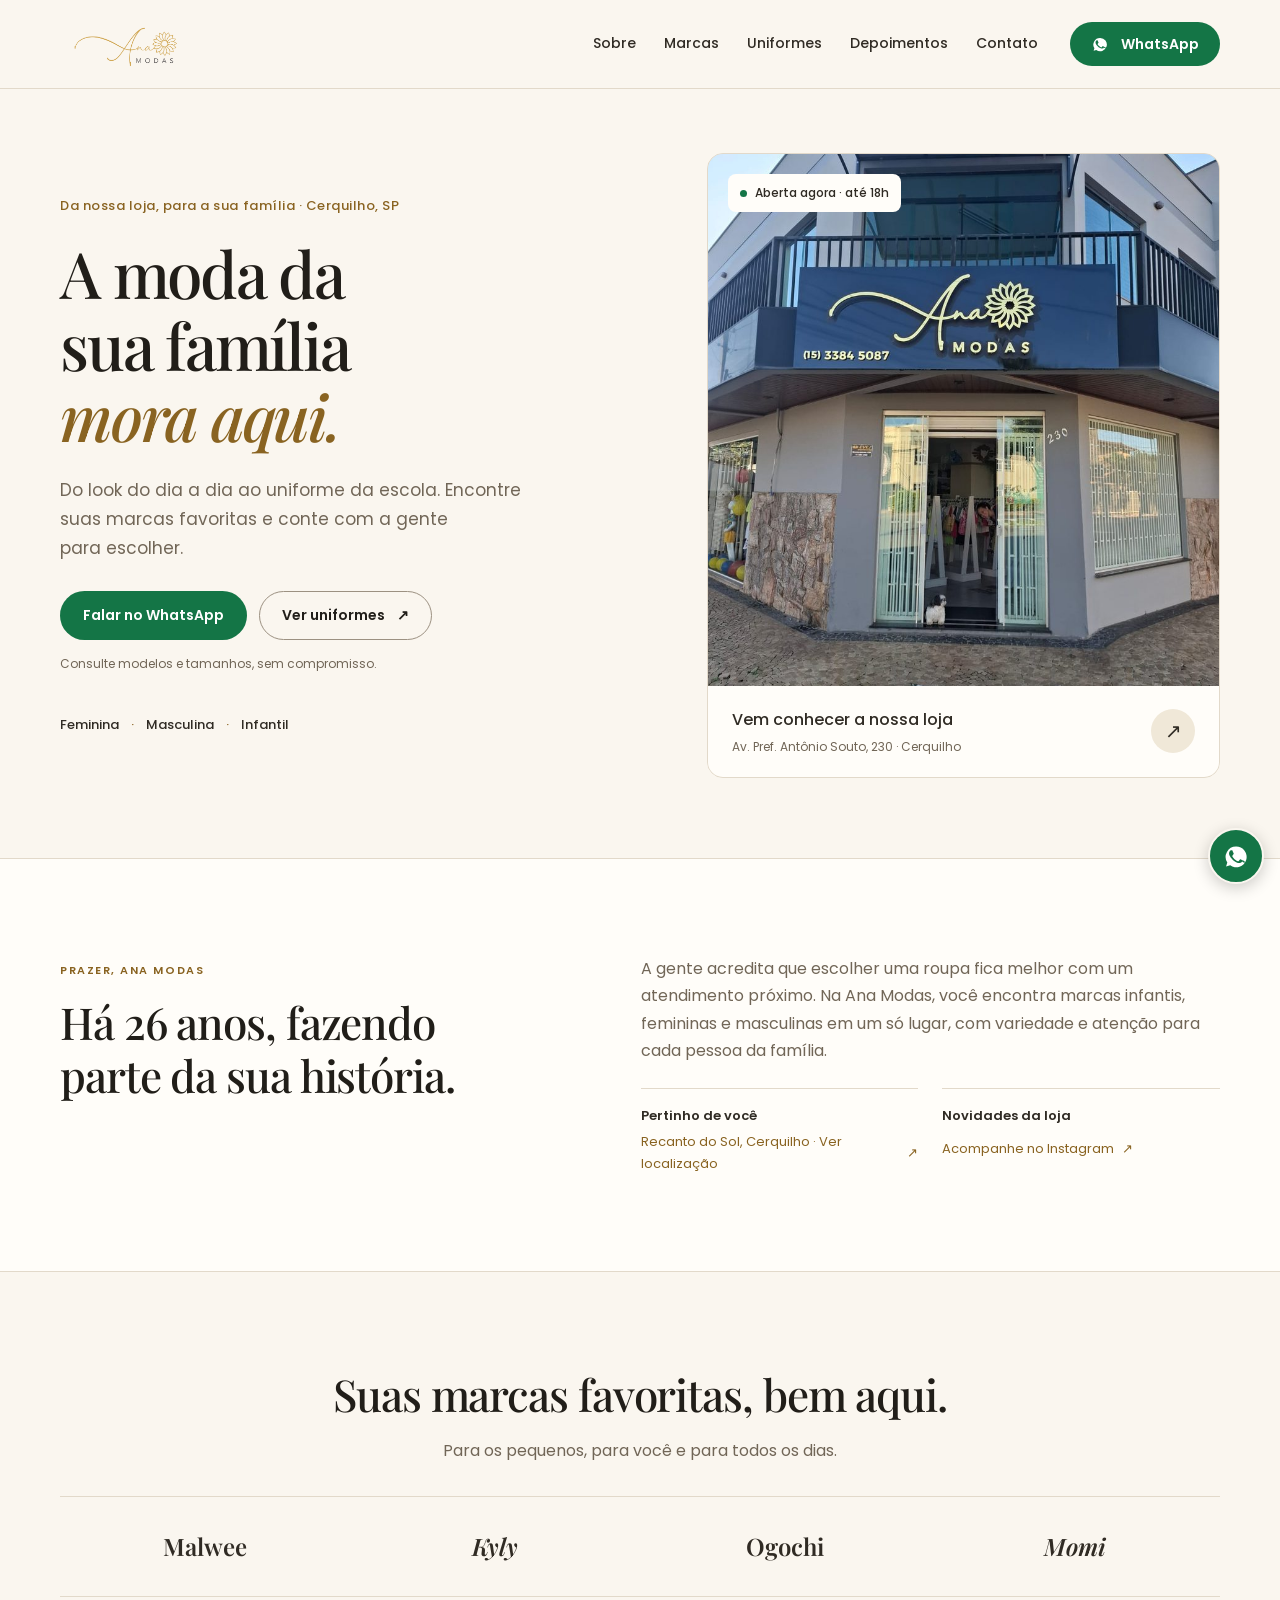
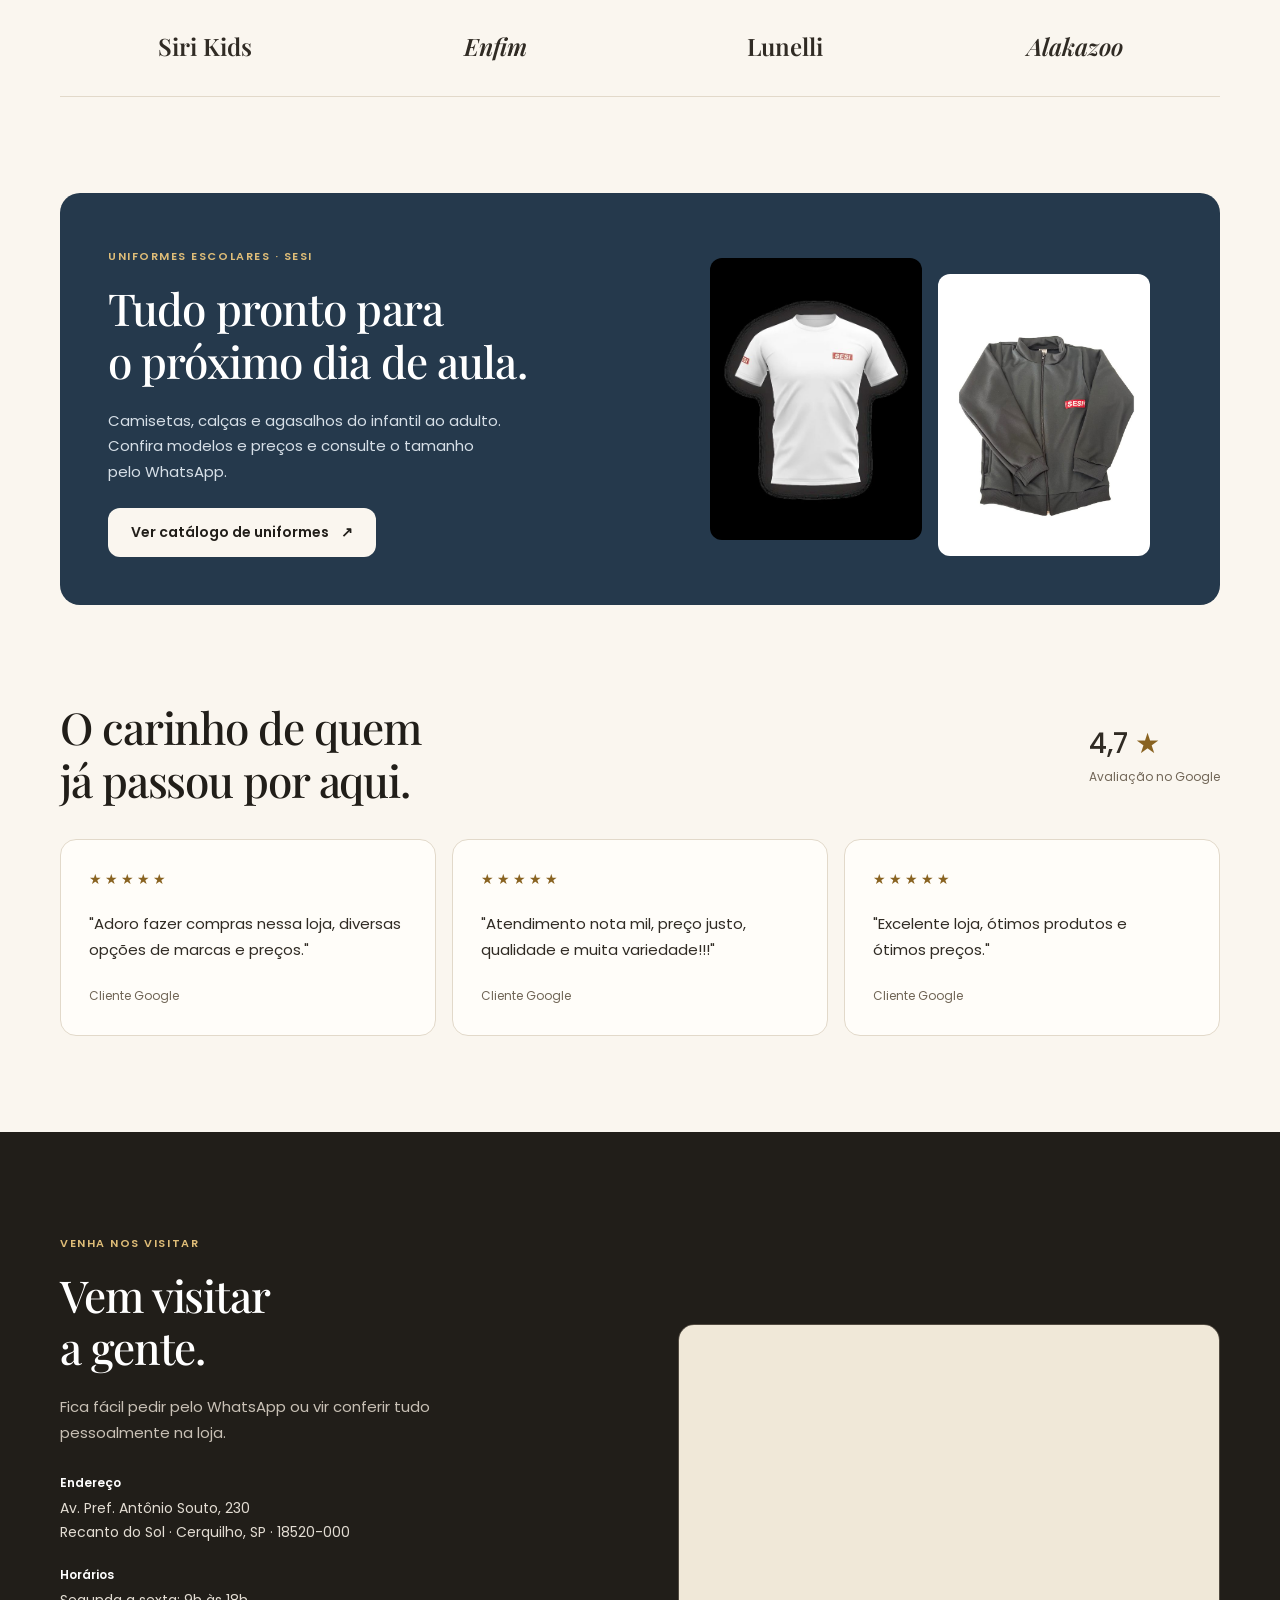
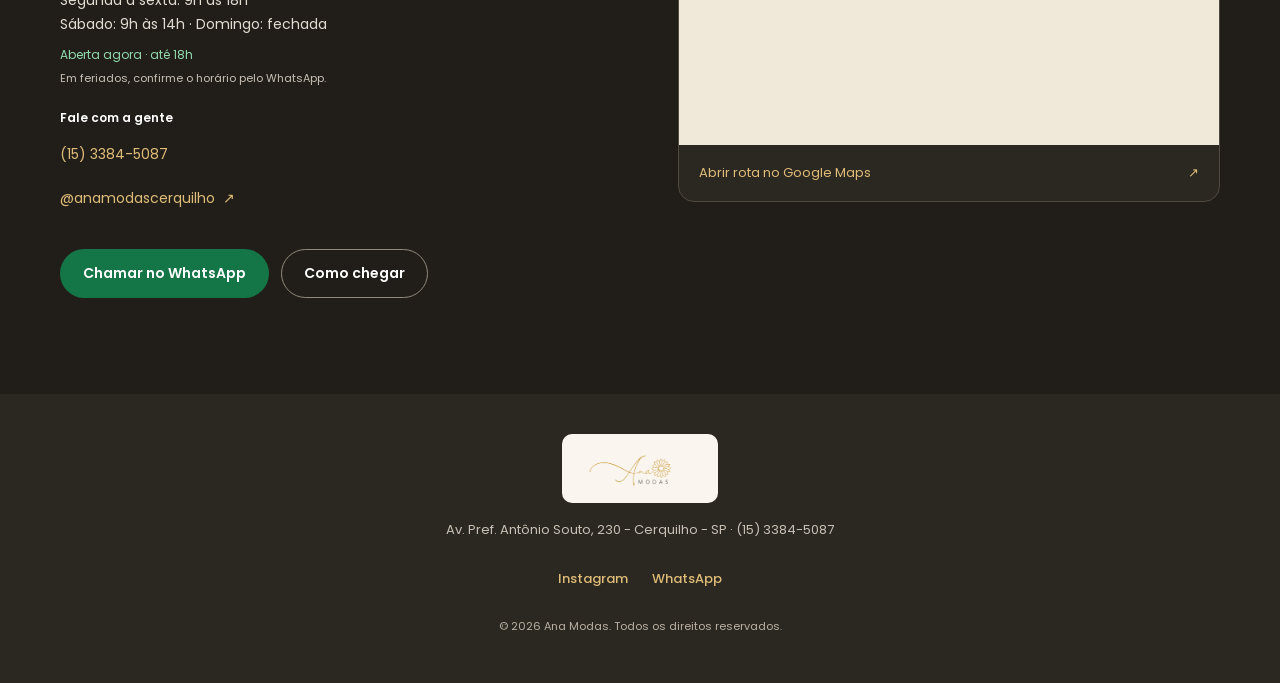
<file: index.html>
<!DOCTYPE html>
<html lang="pt-BR">
<head>
<meta charset="UTF-8">
<meta name="viewport" content="width=device-width, initial-scale=1.0">
<title>Ana Modas | Moda para toda a família em Cerquilho - SP</title>
<meta name="description" content="Ana Modas em Cerquilho-SP: moda feminina, masculina e infantil. Malwee, Kyly, Ogochi, Momi, Siri Kids, Enfim, Lunelli e Alakazoo. Consulte pelo WhatsApp!">
<meta name="theme-color" content="#faf6ef">

<!-- Open Graph -->
<meta property="og:title" content="Ana Modas | Moda para toda a família">
<meta property="og:description" content="O melhor da moda para toda a família, em Cerquilho - SP. Confira as marcas que trabalhamos e venha nos visitar!">
<meta property="og:type" content="website">

<link rel="preconnect" href="https://fonts.googleapis.com">
<link rel="preconnect" href="https://fonts.gstatic.com" crossorigin>
<link href="https://fonts.googleapis.com/css2?family=Playfair+Display:ital,wght@0,500;0,600;0,700;1,500&family=Poppins:wght@300;400;500;600;700&display=swap" rel="stylesheet">

<link rel="stylesheet" href="css/style.css?v=6">
</head>
<body>
<a href="#conteudo" class="skip-link">Pular para o conteúdo</a>

<!-- HEADER -->
<header class="header" id="header">
  <div class="container header__inner">
    <a href="#top" class="logo">
      <img src="assets/logo.png" alt="Ana Modas — início" class="logo__img" width="2400" height="871">
    </a>

    <nav class="nav" id="nav" aria-label="Navegação principal">
      <a href="#sobre">Sobre</a>
      <a href="#marcas">Marcas</a>
      <a href="uniformes.html">Uniformes</a>
      <a href="#depoimentos">Depoimentos</a>
      <a href="#contato">Contato</a>
    </nav>

    <a href="https://wa.me/551533845087?text=Ol%C3%A1!%20Vim%20pelo%20site%20e%20gostaria%20de%20saber%20mais." class="btn btn--whatsapp header__cta" aria-label="Falar no WhatsApp" target="_blank" rel="noopener">
      <svg aria-hidden="true" focusable="false" viewBox="0 0 24 24" width="18" height="18" fill="currentColor"><path d="M17.6 6.3A8.9 8.9 0 0 0 12 4a8.8 8.8 0 0 0-8.8 8.8c0 1.6.4 3.1 1.2 4.4L3 21l3.9-1.3a8.8 8.8 0 0 0 5.1 1.6h.1A8.8 8.8 0 0 0 20 12.8a8.7 8.7 0 0 0-2.4-6.5Z" opacity="0"/><path d="M12.04 3.9a8.9 8.9 0 0 0-7.5 13.7L3.5 21l3.5-1a8.9 8.9 0 1 0 5-16.1Zm5.2 12.8c-.2.6-1.3 1.2-1.8 1.3-.5.1-1 .1-1.7-.1-.4-.1-1-.3-1.6-.6-2.9-1.3-4.8-4.2-4.9-4.4-.1-.2-1.2-1.6-1.2-3s.7-2.1 1-2.4c.3-.3.6-.4.8-.4h.6c.2 0 .4 0 .6.5.2.6.8 2 .9 2.1.1.2.1.4 0 .6-.1.2-.2.4-.4.6-.2.2-.4.5-.5.6-.2.2-.4.4-.2.8.2.4.9 1.5 1.9 2.4 1.3 1.2 2.4 1.5 2.8 1.7.4.2.6.2.8-.1.2-.2.8-1 1.1-1.3.3-.3.5-.2.8-.1.3.1 2 1 2.4 1.1.4.2.6.3.7.4.1.3.1.9-.1 1.5Z"/></svg>
      <span>WhatsApp</span>
    </a>

    <button class="nav-toggle" id="navToggle" type="button" aria-label="Abrir menu" aria-expanded="false" aria-controls="nav" hidden>
      <span></span><span></span><span></span>
    </button>
  </div>
</header>

<!-- HERO -->
<main id="conteudo" tabindex="-1">
<section class="hero hero--home" id="top" aria-labelledby="hero-title">
  <div class="container hero__inner">
    <div class="hero__copy">
    <p class="hero__eyebrow">Da nossa loja, para a sua família · Cerquilho, SP</p>
    <h1 class="hero__title" id="hero-title">A moda da sua família <em>mora aqui.</em></h1>
    <p class="hero__text">
      Do look do dia a dia ao uniforme da escola. Encontre suas marcas favoritas
      e conte com a gente para escolher.
    </p>
    <div class="hero__actions">
      <a href="https://wa.me/551533845087?text=Ol%C3%A1!%20Vim%20pelo%20site%20e%20gostaria%20de%20saber%20mais." class="btn btn--whatsapp" target="_blank" rel="noopener">Falar no WhatsApp</a>
      <a href="uniformes.html" class="btn btn--ghost">Ver uniformes <span aria-hidden="true">↗</span></a>
    </div>
    <p class="hero__trigger">Consulte modelos e tamanhos, sem compromisso.</p>
    <div class="hero__categories" aria-label="Moda para toda a família">
      <span>Feminina</span><span>Masculina</span><span>Infantil</span>
    </div>
    </div>
    <figure class="hero__media">
      <div class="store-status" id="storeStatus" role="status">
        <span class="store-status__dot" aria-hidden="true"></span>
        <span id="storeStatusText">Seg–sex, 9h–18h · Sáb, 9h–14h</span>
      </div>
      <img src="assets/fachada-loja.jpg" alt="Fachada da Ana Modas, com letreiro dourado e entrada na Av. Pref. Antônio Souto, 230" width="825" height="1100" fetchpriority="high" class="hero__photo">
      <figcaption class="hero__caption">
        <div><strong>Vem conhecer a nossa loja</strong><span>Av. Pref. Antônio Souto, 230 · Cerquilho</span></div>
        <a href="#contato" aria-label="Ver endereço e horários da loja"><span aria-hidden="true">↗</span></a>
      </figcaption>
    </figure>
  </div>
</section>

<!-- SOBRE -->
<section class="sobre" id="sobre">
  <div class="container sobre__inner">
    <div class="sobre__text">
      <span class="section-tag">Prazer, Ana Modas</span>
      <h2>Há 26 anos, fazendo parte da sua história.</h2>
    </div>
    <div class="sobre__details">
      <p>
        A gente acredita que escolher uma roupa fica melhor com um atendimento próximo.
        Na Ana Modas, você encontra marcas infantis, femininas e masculinas em um só lugar,
        com variedade e atenção para cada pessoa da família.
      </p>
      <ul class="info-list">
        <li>
          <strong>Pertinho de você</strong>
          <a href="#contato">Recanto do Sol, Cerquilho · Ver localização <span aria-hidden="true">↗</span></a>
        </li>
        <li>
          <strong>Novidades da loja</strong>
          <a href="https://www.instagram.com/anamodascerquilho/" target="_blank" rel="noopener">Acompanhe no Instagram <span aria-hidden="true">↗</span></a>
        </li>
      </ul>
    </div>
  </div>
</section>

<!-- MARCAS -->
<section class="marcas" id="marcas">
  <div class="container">
    <h2 class="section-title">Suas marcas favoritas, bem aqui.</h2>
    <p class="section-intro">Para os pequenos, para você e para todos os dias.</p>

    <div class="marcas__grid">
      <div class="marca-card">Malwee</div>
      <div class="marca-card">Kyly</div>
      <div class="marca-card">Ogochi</div>
      <div class="marca-card">Momi</div>
      <div class="marca-card">Siri Kids</div>
      <div class="marca-card">Enfim</div>
      <div class="marca-card">Lunelli</div>
      <div class="marca-card">Alakazoo</div>
    </div>
  </div>
</section>

<!-- UNIFORMES TEASER -->
<section class="uniformes-teaser">
  <div class="container uniformes-teaser__inner">
    <div class="uniformes-teaser__copy">
      <span class="section-tag">Uniformes escolares · SESI</span>
      <h2>Tudo pronto para<br>o próximo dia de aula.</h2>
      <p>Camisetas, calças e agasalhos do infantil ao adulto. Confira modelos e preços e consulte o tamanho pelo WhatsApp.</p>
      <a href="uniformes.html" class="btn btn--light">Ver catálogo de uniformes <span aria-hidden="true">↗</span></a>
    </div>
    <div class="uniformes-teaser__photos">
      <img src="assets/uniformes/camiseta-manga-curta.jpg" alt="Camiseta manga curta SESI" width="700" height="700" loading="lazy" decoding="async">
      <img src="assets/uniformes/jaqueta.jpg" alt="Jaqueta SESI" width="700" height="933" loading="lazy" decoding="async">
    </div>
  </div>
</section>

<!-- DEPOIMENTOS -->
<section class="depoimentos" id="depoimentos">
  <div class="container">
    <div class="depoimentos__heading">
      <h2 class="section-title">O carinho de quem<br>já passou por aqui.</h2>
      <p class="review-rating"><strong>4,7 <span aria-hidden="true">★</span></strong><span>Avaliação no Google</span></p>
    </div>

    <div class="depoimentos__grid">
      <blockquote class="depoimento-card">
        <div class="stars" role="img" aria-label="5 de 5 estrelas">★★★★★</div>
        <p>"Adoro fazer compras nessa loja, diversas opções de marcas e preços."</p>
        <cite>Cliente Google</cite>
      </blockquote>
      <blockquote class="depoimento-card">
        <div class="stars" role="img" aria-label="5 de 5 estrelas">★★★★★</div>
        <p>"Atendimento nota mil, preço justo, qualidade e muita variedade!!!"</p>
        <cite>Cliente Google</cite>
      </blockquote>
      <blockquote class="depoimento-card">
        <div class="stars" role="img" aria-label="5 de 5 estrelas">★★★★★</div>
        <p>"Excelente loja, ótimos produtos e ótimos preços."</p>
        <cite>Cliente Google</cite>
      </blockquote>
    </div>
  </div>
</section>

<!-- CONTATO / LOCALIZAÇÃO -->
<section class="contato" id="contato">
  <div class="container contato__inner">
    <div class="contato__text">
      <span class="section-tag">Venha nos visitar</span>
      <h2>Vem visitar<br>a gente.</h2>
      <p>Fica fácil pedir pelo WhatsApp ou vir conferir tudo pessoalmente na loja.</p>

      <ul class="contato__list">
        <li><strong>Endereço</strong><span>Av. Pref. Antônio Souto, 230<br>Recanto do Sol · Cerquilho, SP · 18520-000</span></li>
        <li><strong>Horários</strong><span>Segunda a sexta: 9h às 18h<br>Sábado: 9h às 14h · Domingo: fechada</span><span class="contato__status" id="storeStatusInline"></span><small>Em feriados, confirme o horário pelo WhatsApp.</small></li>
        <li><strong>Fale com a gente</strong><a href="tel:+551533845087">(15) 3384-5087</a><a href="https://www.instagram.com/anamodascerquilho/" target="_blank" rel="noopener">@anamodascerquilho <span aria-hidden="true">↗</span></a></li>
      </ul>

      <div class="contato__actions">
        <a href="https://wa.me/551533845087?text=Ol%C3%A1!%20Vim%20pelo%20site%20e%20gostaria%20de%20saber%20mais." class="btn btn--whatsapp" target="_blank" rel="noopener">Chamar no WhatsApp</a>
        <a href="https://www.google.com/maps/dir/?api=1&destination=Av.+Pref.+Ant%C3%B4nio+Souto,+230,+Cerquilho+-+SP,+18520-000" class="btn btn--ghost btn--ghost-light" target="_blank" rel="noopener">Como chegar</a>
      </div>
    </div>

    <div class="contato__map">
      <iframe
        title="Localização Ana Modas"
        src="https://www.google.com/maps?q=Av.+Pref.+Ant%C3%B4nio+Souto,+230,+Cerquilho+-+SP,+18520-000&amp;output=embed&amp;hl=pt-BR"
        width="600" height="420" allowfullscreen loading="lazy" referrerpolicy="no-referrer-when-downgrade">
      </iframe>
      <a class="map-link" href="https://www.google.com/maps/dir/?api=1&destination=Av.+Pref.+Ant%C3%B4nio+Souto,+230,+Cerquilho+-+SP,+18520-000" target="_blank" rel="noopener">Abrir rota no Google Maps <span aria-hidden="true">↗</span></a>
    </div>
  </div>
</section>

</main>

<!-- FOOTER -->
<footer class="footer">
  <div class="container footer__inner">
    <a href="#top" class="logo logo--footer">
      <img src="assets/logo.png" alt="Ana Modas" class="logo__img logo__img--footer" width="2400" height="871">
    </a>
    <p>Av. Pref. Antônio Souto, 230 - Cerquilho - SP · (15) 3384-5087</p>
    <div class="footer__socials">
      <a href="https://www.instagram.com/anamodascerquilho/" target="_blank" rel="noopener">Instagram</a>
      <a href="https://wa.me/551533845087" target="_blank" rel="noopener">WhatsApp</a>
    </div>
    <p class="footer__copy">© <span id="year"></span> Ana Modas. Todos os direitos reservados.</p>
  </div>
</footer>

<a href="https://wa.me/551533845087?text=Ol%C3%A1!%20Vim%20pelo%20site%20e%20gostaria%20de%20saber%20mais." class="whatsapp-float" target="_blank" rel="noopener" aria-label="Falar no WhatsApp">
  <svg aria-hidden="true" focusable="false" viewBox="0 0 24 24" width="28" height="28" fill="currentColor"><path d="M12.04 3.9a8.9 8.9 0 0 0-7.5 13.7L3.5 21l3.5-1a8.9 8.9 0 1 0 5-16.1Zm5.2 12.8c-.2.6-1.3 1.2-1.8 1.3-.5.1-1 .1-1.7-.1-.4-.1-1-.3-1.6-.6-2.9-1.3-4.8-4.2-4.9-4.4-.1-.2-1.2-1.6-1.2-3s.7-2.1 1-2.4c.3-.3.6-.4.8-.4h.6c.2 0 .4 0 .6.5.2.6.8 2 .9 2.1.1.2.1.4 0 .6-.1.2-.2.4-.4.6-.2.2-.4.5-.5.6-.2.2-.4.4-.2.8.2.4.9 1.5 1.9 2.4 1.3 1.2 2.4 1.5 2.8 1.7.4.2.6.2.8-.1.2-.2.8-1 1.1-1.3.3-.3.5-.2.8-.1.3.1 2 1 2.4 1.1.4.2.6.3.7.4.1.3.1.9-.1 1.5Z"/></svg>
</a>

<script src="js/script.js?v=3"></script>
</body>
</html>
</file>
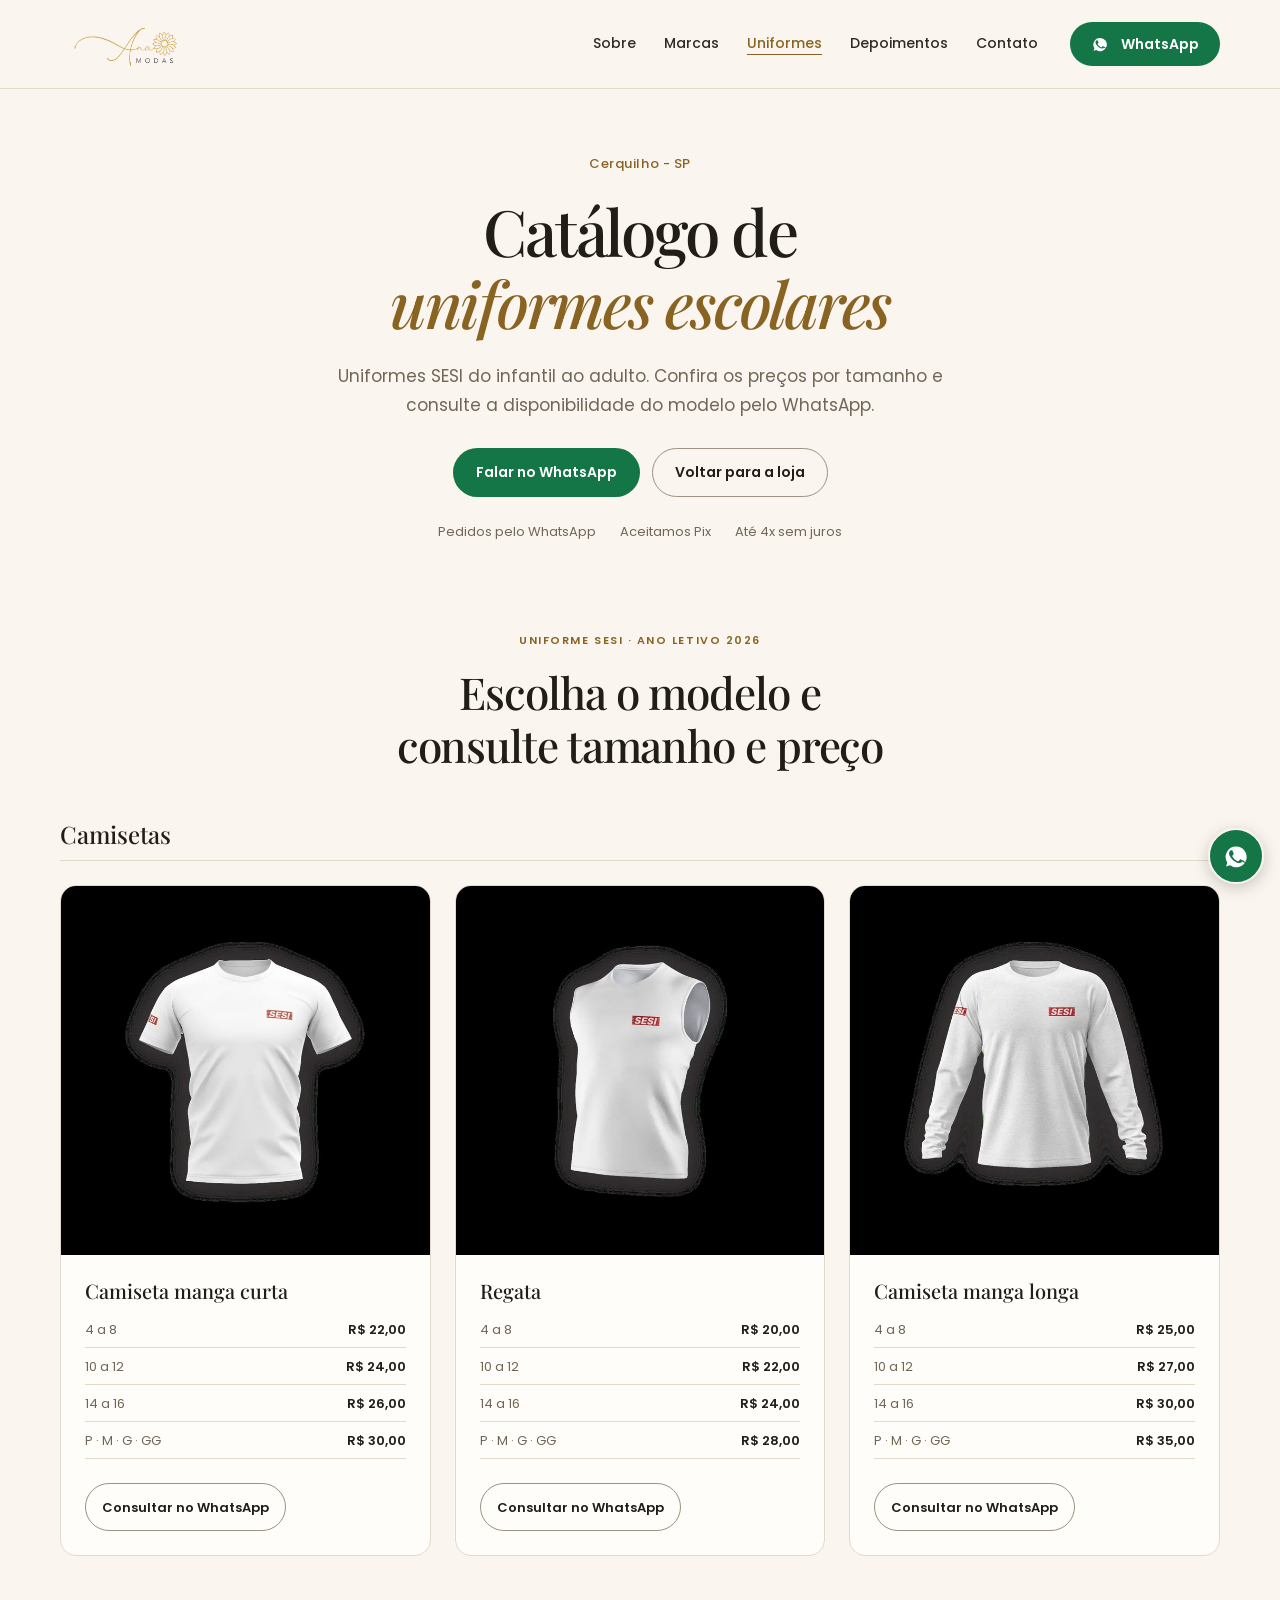
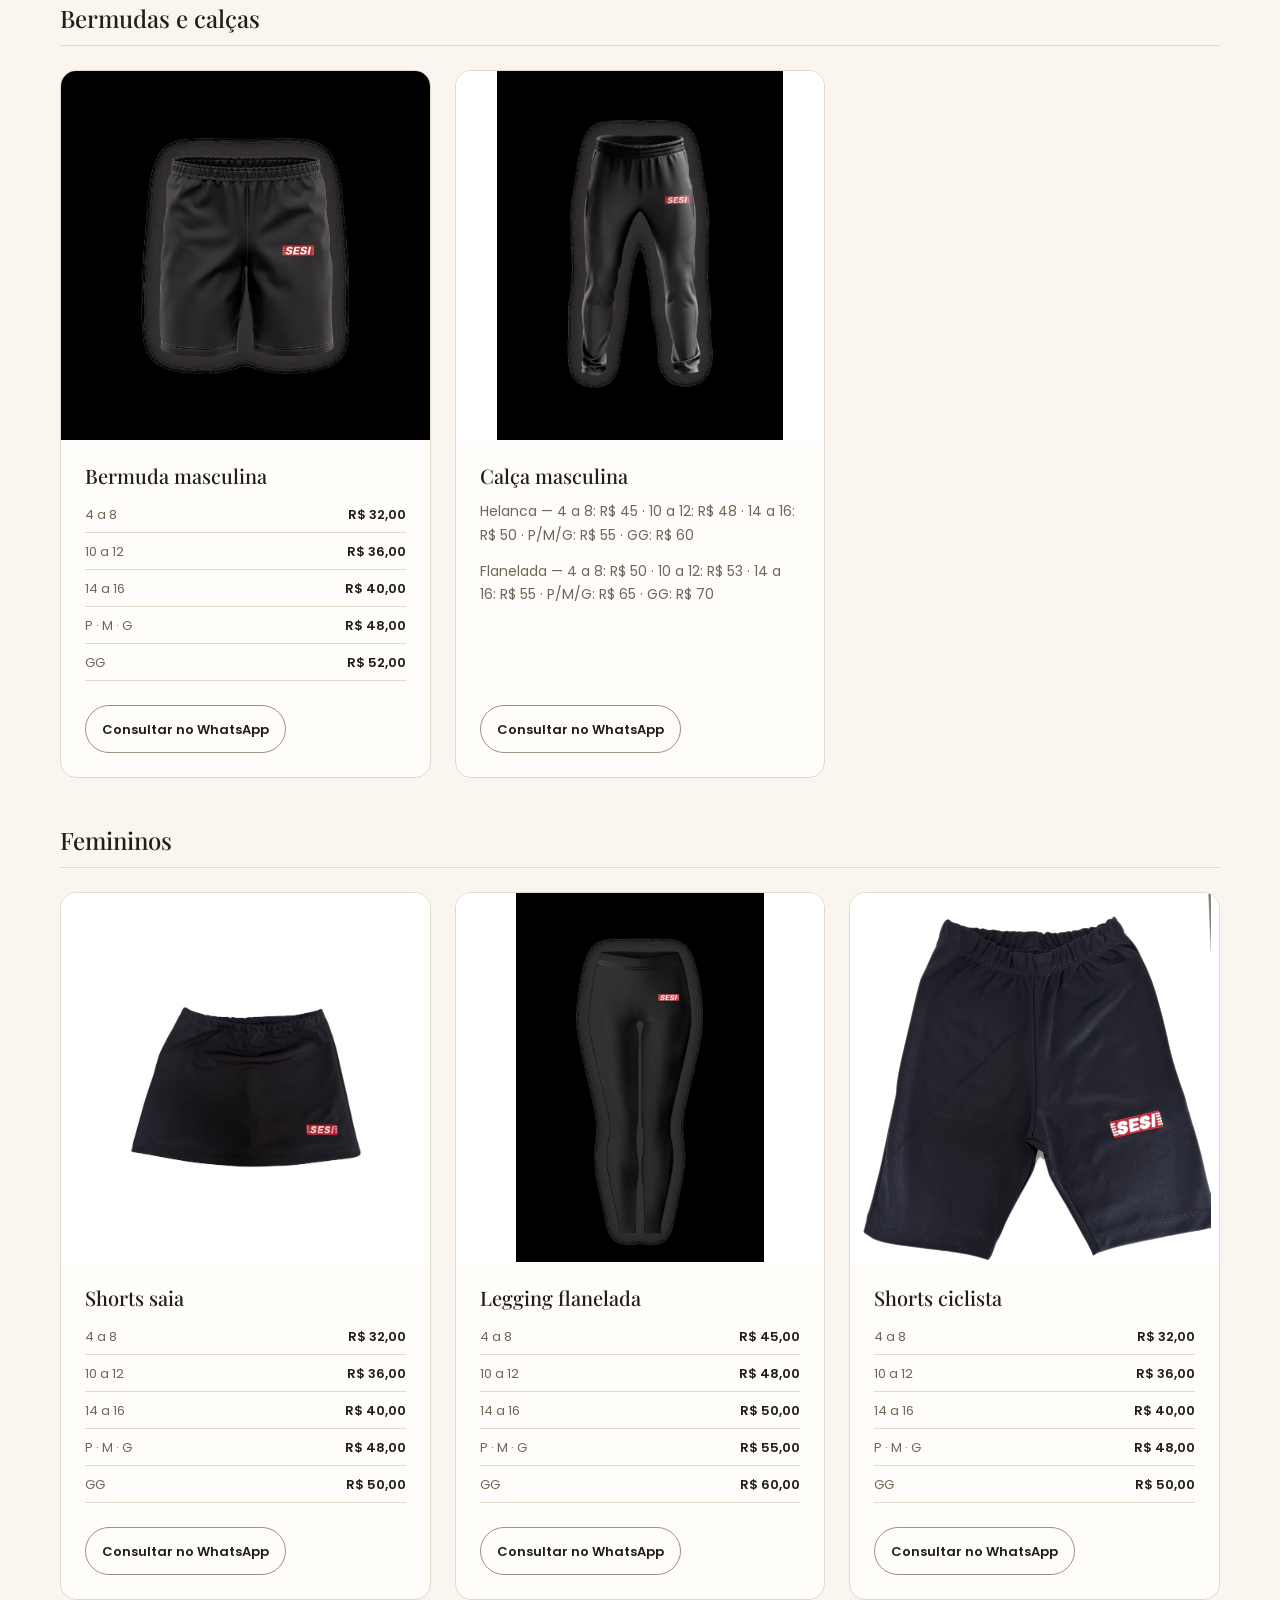
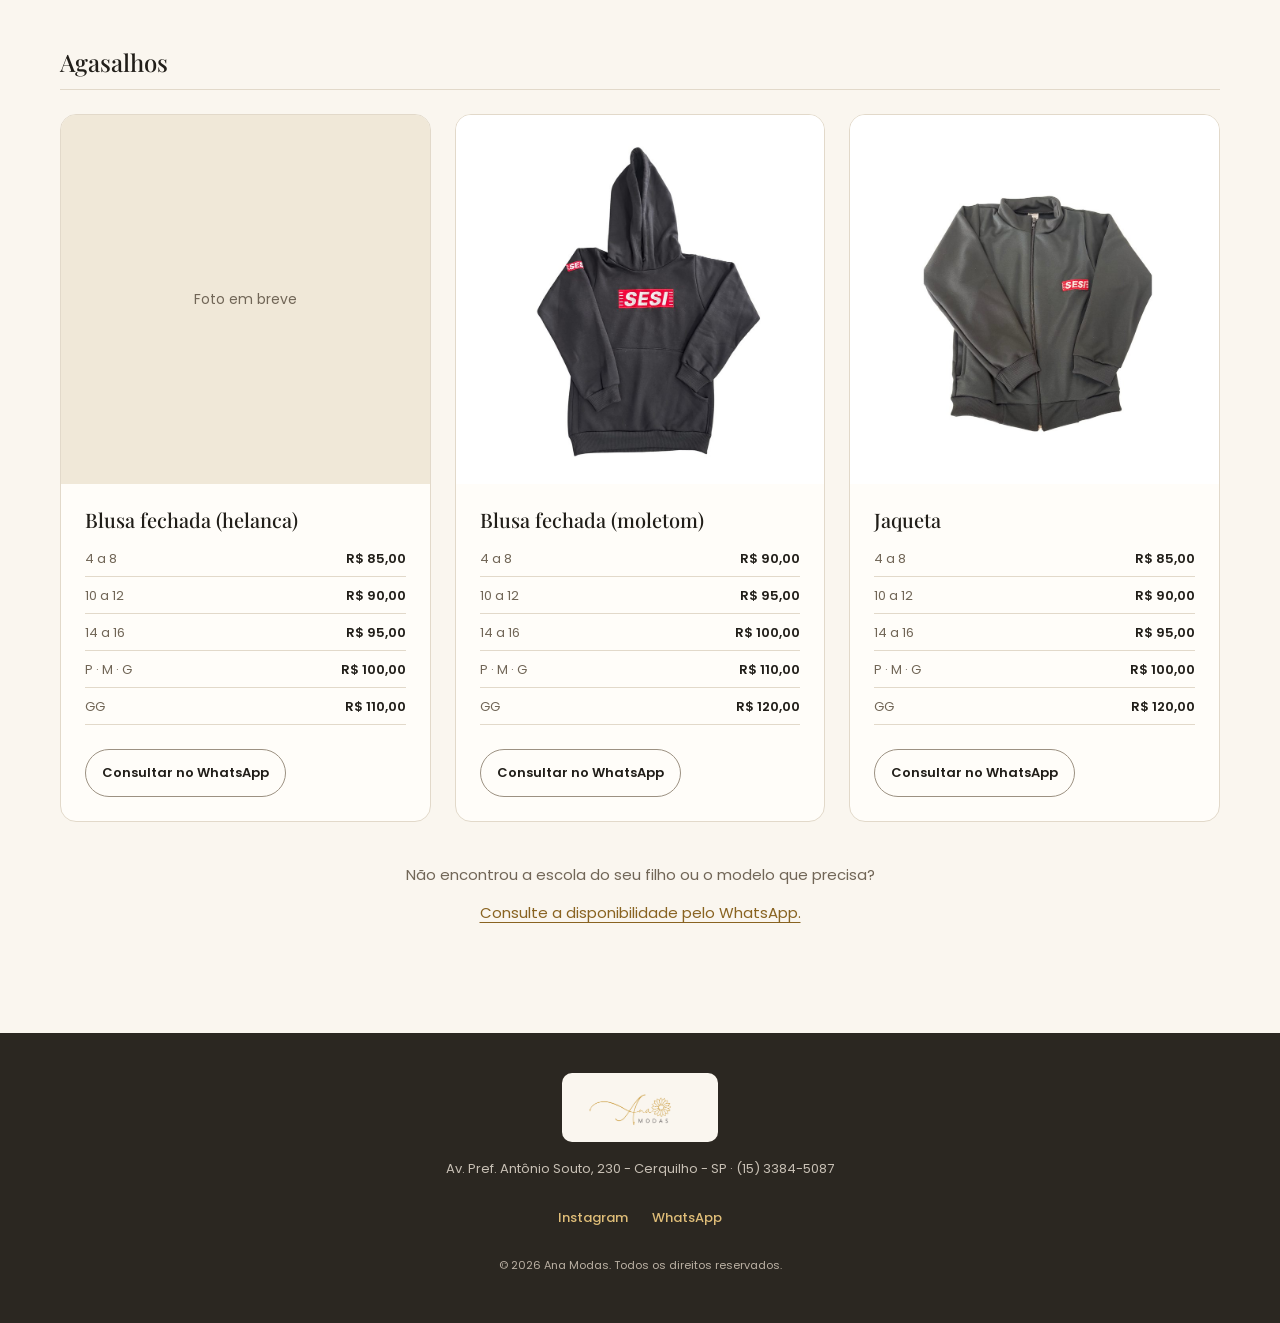
<file: uniformes.html>
<!DOCTYPE html>
<html lang="pt-BR">
<head>
<meta charset="UTF-8">
<meta name="viewport" content="width=device-width, initial-scale=1.0">
<title>Catálogo de Uniformes Escolares | Ana Modas - Cerquilho SP</title>
<meta name="description" content="Catálogo de uniformes escolares da Ana Modas, em Cerquilho - SP. Confira os modelos disponíveis e consulte pelo WhatsApp.">

<link rel="preconnect" href="https://fonts.googleapis.com">
<link rel="preconnect" href="https://fonts.gstatic.com" crossorigin>
<link href="https://fonts.googleapis.com/css2?family=Playfair+Display:ital,wght@0,500;0,600;0,700;1,500&family=Poppins:wght@300;400;500;600;700&display=swap" rel="stylesheet">

<link rel="stylesheet" href="css/style.css?v=6">
</head>
<body>
<a href="#conteudo" class="skip-link">Pular para o conteúdo</a>

<!-- HEADER -->
<header class="header" id="header">
  <div class="container header__inner">
    <a href="index.html" class="logo">
      <img src="assets/logo.png" alt="Ana Modas" class="logo__img" width="2400" height="871">
    </a>

    <nav class="nav" id="nav" aria-label="Navegação principal">
      <a href="index.html#sobre">Sobre</a>
      <a href="index.html#marcas">Marcas</a>
      <a href="uniformes.html" class="nav--active" aria-current="page">Uniformes</a>
      <a href="index.html#depoimentos">Depoimentos</a>
      <a href="index.html#contato">Contato</a>
    </nav>

    <a href="https://wa.me/551533845087?text=Ol%C3%A1!%20Vi%20o%20cat%C3%A1logo%20de%20uniformes%20no%20site%20e%20gostaria%20de%20saber%20mais." class="btn btn--whatsapp header__cta" aria-label="Falar no WhatsApp" target="_blank" rel="noopener">
      <svg aria-hidden="true" focusable="false" viewBox="0 0 24 24" width="18" height="18" fill="currentColor"><path d="M12.04 3.9a8.9 8.9 0 0 0-7.5 13.7L3.5 21l3.5-1a8.9 8.9 0 1 0 5-16.1Zm5.2 12.8c-.2.6-1.3 1.2-1.8 1.3-.5.1-1 .1-1.7-.1-.4-.1-1-.3-1.6-.6-2.9-1.3-4.8-4.2-4.9-4.4-.1-.2-1.2-1.6-1.2-3s.7-2.1 1-2.4c.3-.3.6-.4.8-.4h.6c.2 0 .4 0 .6.5.2.6.8 2 .9 2.1.1.2.1.4 0 .6-.1.2-.2.4-.4.6-.2.2-.4.5-.5.6-.2.2-.4.4-.2.8.2.4.9 1.5 1.9 2.4 1.3 1.2 2.4 1.5 2.8 1.7.4.2.6.2.8-.1.2-.2.8-1 1.1-1.3.3-.3.5-.2.8-.1.3.1 2 1 2.4 1.1.4.2.6.3.7.4.1.3.1.9-.1 1.5Z"/></svg>
      <span>WhatsApp</span>
    </a>

    <button class="nav-toggle" id="navToggle" type="button" aria-label="Abrir menu" aria-expanded="false" aria-controls="nav" hidden>
      <span></span><span></span><span></span>
    </button>
  </div>
</header>

<main id="conteudo" tabindex="-1">
<!-- HERO -->
<section class="hero hero--catalogo" id="top">
  <div class="container hero__inner">
    <p class="hero__eyebrow">Cerquilho - SP</p>
    <h1 class="hero__title">Catálogo de<br><em>uniformes escolares</em></h1>
    <p class="hero__text">
      Uniformes SESI do infantil ao adulto. Confira os preços por tamanho
      e consulte a disponibilidade do modelo pelo WhatsApp.
    </p>
    <div class="hero__actions">
      <a href="https://wa.me/551533845087?text=Ol%C3%A1!%20Vi%20o%20cat%C3%A1logo%20de%20uniformes%20no%20site%20e%20gostaria%20de%20saber%20mais." class="btn btn--whatsapp" target="_blank" rel="noopener">Falar no WhatsApp</a>
      <a href="index.html" class="btn btn--ghost">Voltar para a loja</a>
    </div>
    <div class="catalogo__perks">
      <span>Pedidos pelo WhatsApp</span>
      <span>Aceitamos Pix</span>
      <span>Até 4x sem juros</span>
    </div>
  </div>
</section>

<!-- CATÁLOGO SESI -->
<section class="catalogo">
  <div class="container">
    <span class="section-tag section-tag--center">Uniforme SESI · ano letivo 2026</span>
    <h2 class="section-title">Escolha o modelo e consulte tamanho e preço</h2>

    <h3 class="catalogo__group-title">Camisetas</h3>
    <div class="catalogo__grid">
      <article class="uniforme-card">
        <img class="uniforme-card__img" src="assets/uniformes/camiseta-manga-curta.jpg" alt="Camiseta manga curta do uniforme SESI" width="700" height="700" loading="lazy" decoding="async">
        <div class="uniforme-card__body">
          <h3>Camiseta manga curta</h3>
          <ul class="uniforme-card__prices">
            <li><span>4 a 8</span><strong>R$ 22,00</strong></li>
            <li><span>10 a 12</span><strong>R$ 24,00</strong></li>
            <li><span>14 a 16</span><strong>R$ 26,00</strong></li>
            <li><span>P · M · G · GG</span><strong>R$ 30,00</strong></li>
          </ul>
          <a href="https://wa.me/551533845087?text=Ol%C3%A1!%20Tenho%20interesse%20na%20Camiseta%20manga%20curta%20SESI." class="btn btn--ghost btn--sm" target="_blank" rel="noopener">Consultar no WhatsApp</a>
        </div>
      </article>

      <article class="uniforme-card">
        <img class="uniforme-card__img" src="assets/uniformes/regata.jpg" alt="Regata do uniforme SESI" width="700" height="700" loading="lazy" decoding="async">
        <div class="uniforme-card__body">
          <h3>Regata</h3>
          <ul class="uniforme-card__prices">
            <li><span>4 a 8</span><strong>R$ 20,00</strong></li>
            <li><span>10 a 12</span><strong>R$ 22,00</strong></li>
            <li><span>14 a 16</span><strong>R$ 24,00</strong></li>
            <li><span>P · M · G · GG</span><strong>R$ 28,00</strong></li>
          </ul>
          <a href="https://wa.me/551533845087?text=Ol%C3%A1!%20Tenho%20interesse%20na%20Regata%20SESI." class="btn btn--ghost btn--sm" target="_blank" rel="noopener">Consultar no WhatsApp</a>
        </div>
      </article>

      <article class="uniforme-card">
        <img class="uniforme-card__img" src="assets/uniformes/camiseta-manga-longa.jpg" alt="Camiseta manga longa do uniforme SESI" width="700" height="700" loading="lazy" decoding="async">
        <div class="uniforme-card__body">
          <h3>Camiseta manga longa</h3>
          <ul class="uniforme-card__prices">
            <li><span>4 a 8</span><strong>R$ 25,00</strong></li>
            <li><span>10 a 12</span><strong>R$ 27,00</strong></li>
            <li><span>14 a 16</span><strong>R$ 30,00</strong></li>
            <li><span>P · M · G · GG</span><strong>R$ 35,00</strong></li>
          </ul>
          <a href="https://wa.me/551533845087?text=Ol%C3%A1!%20Tenho%20interesse%20na%20Camiseta%20manga%20longa%20SESI." class="btn btn--ghost btn--sm" target="_blank" rel="noopener">Consultar no WhatsApp</a>
        </div>
      </article>
    </div>

    <h3 class="catalogo__group-title">Bermudas e calças</h3>
    <div class="catalogo__grid">
      <article class="uniforme-card">
        <img class="uniforme-card__img" src="assets/uniformes/bermuda-masculina.jpg" alt="Bermuda masculina do uniforme SESI" width="700" height="700" loading="lazy" decoding="async">
        <div class="uniforme-card__body">
          <h3>Bermuda masculina</h3>
          <ul class="uniforme-card__prices">
            <li><span>4 a 8</span><strong>R$ 32,00</strong></li>
            <li><span>10 a 12</span><strong>R$ 36,00</strong></li>
            <li><span>14 a 16</span><strong>R$ 40,00</strong></li>
            <li><span>P · M · G</span><strong>R$ 48,00</strong></li>
            <li><span>GG</span><strong>R$ 52,00</strong></li>
          </ul>
          <a href="https://wa.me/551533845087?text=Ol%C3%A1!%20Tenho%20interesse%20na%20Bermuda%20masculina%20SESI." class="btn btn--ghost btn--sm" target="_blank" rel="noopener">Consultar no WhatsApp</a>
        </div>
      </article>

      <article class="uniforme-card">
        <img class="uniforme-card__img" src="assets/uniformes/calca-masculina.jpg" alt="Calça masculina do uniforme SESI" width="700" height="901" loading="lazy" decoding="async">
        <div class="uniforme-card__body">
          <h3>Calça masculina</h3>
          <p class="uniforme-card__variant">Helanca — 4 a 8: R$ 45 · 10 a 12: R$ 48 · 14 a 16: R$ 50 · P/M/G: R$ 55 · GG: R$ 60</p>
          <p class="uniforme-card__variant">Flanelada — 4 a 8: R$ 50 · 10 a 12: R$ 53 · 14 a 16: R$ 55 · P/M/G: R$ 65 · GG: R$ 70</p>
          <a href="https://wa.me/551533845087?text=Ol%C3%A1!%20Tenho%20interesse%20na%20Cal%C3%A7a%20masculina%20SESI." class="btn btn--ghost btn--sm" target="_blank" rel="noopener">Consultar no WhatsApp</a>
        </div>
      </article>
    </div>

    <h3 class="catalogo__group-title">Femininos</h3>
    <div class="catalogo__grid">
      <article class="uniforme-card">
        <img class="uniforme-card__img" src="assets/uniformes/shorts-saia.jpg" alt="Shorts saia do uniforme SESI" width="700" height="933" loading="lazy" decoding="async">
        <div class="uniforme-card__body">
          <h3>Shorts saia</h3>
          <ul class="uniforme-card__prices">
            <li><span>4 a 8</span><strong>R$ 32,00</strong></li>
            <li><span>10 a 12</span><strong>R$ 36,00</strong></li>
            <li><span>14 a 16</span><strong>R$ 40,00</strong></li>
            <li><span>P · M · G</span><strong>R$ 48,00</strong></li>
            <li><span>GG</span><strong>R$ 50,00</strong></li>
          </ul>
          <a href="https://wa.me/551533845087?text=Ol%C3%A1!%20Tenho%20interesse%20no%20Shorts%20saia%20SESI." class="btn btn--ghost btn--sm" target="_blank" rel="noopener">Consultar no WhatsApp</a>
        </div>
      </article>

      <article class="uniforme-card">
        <img class="uniforme-card__img" src="assets/uniformes/legging-flanelada.jpg" alt="Legging flanelada do uniforme SESI" width="700" height="1038" loading="lazy" decoding="async">
        <div class="uniforme-card__body">
          <h3>Legging flanelada</h3>
          <ul class="uniforme-card__prices">
            <li><span>4 a 8</span><strong>R$ 45,00</strong></li>
            <li><span>10 a 12</span><strong>R$ 48,00</strong></li>
            <li><span>14 a 16</span><strong>R$ 50,00</strong></li>
            <li><span>P · M · G</span><strong>R$ 55,00</strong></li>
            <li><span>GG</span><strong>R$ 60,00</strong></li>
          </ul>
          <a href="https://wa.me/551533845087?text=Ol%C3%A1!%20Tenho%20interesse%20na%20Legging%20flanelada%20SESI." class="btn btn--ghost btn--sm" target="_blank" rel="noopener">Consultar no WhatsApp</a>
        </div>
      </article>

      <article class="uniforme-card">
        <img class="uniforme-card__img" src="assets/uniformes/shorts-ciclista.png" alt="Shorts ciclista do uniforme SESI" width="700" height="733" loading="lazy" decoding="async">
        <div class="uniforme-card__body">
          <h3>Shorts ciclista</h3>
          <ul class="uniforme-card__prices">
            <li><span>4 a 8</span><strong>R$ 32,00</strong></li>
            <li><span>10 a 12</span><strong>R$ 36,00</strong></li>
            <li><span>14 a 16</span><strong>R$ 40,00</strong></li>
            <li><span>P · M · G</span><strong>R$ 48,00</strong></li>
            <li><span>GG</span><strong>R$ 50,00</strong></li>
          </ul>
          <a href="https://wa.me/551533845087?text=Ol%C3%A1!%20Tenho%20interesse%20no%20Shorts%20ciclista%20SESI." class="btn btn--ghost btn--sm" target="_blank" rel="noopener">Consultar no WhatsApp</a>
        </div>
      </article>
    </div>

    <h3 class="catalogo__group-title">Agasalhos</h3>
    <div class="catalogo__grid">
      <article class="uniforme-card">
        <div class="uniforme-card__img uniforme-card__img--placeholder" aria-hidden="true">Foto em breve</div>
        <div class="uniforme-card__body">
          <h3>Blusa fechada (helanca)</h3>
          <ul class="uniforme-card__prices">
            <li><span>4 a 8</span><strong>R$ 85,00</strong></li>
            <li><span>10 a 12</span><strong>R$ 90,00</strong></li>
            <li><span>14 a 16</span><strong>R$ 95,00</strong></li>
            <li><span>P · M · G</span><strong>R$ 100,00</strong></li>
            <li><span>GG</span><strong>R$ 110,00</strong></li>
          </ul>
          <a href="https://wa.me/551533845087?text=Ol%C3%A1!%20Tenho%20interesse%20na%20Blusa%20fechada%20(helanca)%20SESI." class="btn btn--ghost btn--sm" target="_blank" rel="noopener">Consultar no WhatsApp</a>
        </div>
      </article>

      <article class="uniforme-card">
        <img class="uniforme-card__img" src="assets/uniformes/blusa-moletom.jpg" alt="Blusa fechada em moletom do uniforme SESI" width="700" height="933" loading="lazy" decoding="async">
        <div class="uniforme-card__body">
          <h3>Blusa fechada (moletom)</h3>
          <ul class="uniforme-card__prices">
            <li><span>4 a 8</span><strong>R$ 90,00</strong></li>
            <li><span>10 a 12</span><strong>R$ 95,00</strong></li>
            <li><span>14 a 16</span><strong>R$ 100,00</strong></li>
            <li><span>P · M · G</span><strong>R$ 110,00</strong></li>
            <li><span>GG</span><strong>R$ 120,00</strong></li>
          </ul>
          <a href="https://wa.me/551533845087?text=Ol%C3%A1!%20Tenho%20interesse%20na%20Blusa%20fechada%20(moletom)%20SESI." class="btn btn--ghost btn--sm" target="_blank" rel="noopener">Consultar no WhatsApp</a>
        </div>
      </article>

      <article class="uniforme-card">
        <img class="uniforme-card__img" src="assets/uniformes/jaqueta.jpg" alt="Jaqueta do uniforme SESI" width="700" height="933" loading="lazy" decoding="async">
        <div class="uniforme-card__body">
          <h3>Jaqueta</h3>
          <ul class="uniforme-card__prices">
            <li><span>4 a 8</span><strong>R$ 85,00</strong></li>
            <li><span>10 a 12</span><strong>R$ 90,00</strong></li>
            <li><span>14 a 16</span><strong>R$ 95,00</strong></li>
            <li><span>P · M · G</span><strong>R$ 100,00</strong></li>
            <li><span>GG</span><strong>R$ 120,00</strong></li>
          </ul>
          <a href="https://wa.me/551533845087?text=Ol%C3%A1!%20Tenho%20interesse%20na%20Jaqueta%20SESI." class="btn btn--ghost btn--sm" target="_blank" rel="noopener">Consultar no WhatsApp</a>
        </div>
      </article>
    </div>

    <p class="catalogo__note">Não encontrou a escola do seu filho ou o modelo que precisa? <a href="https://wa.me/551533845087?text=Ol%C3%A1!%20Gostaria%20de%20consultar%20a%20disponibilidade%20de%20um%20uniforme." target="_blank" rel="noopener">Consulte a disponibilidade pelo WhatsApp.</a></p>
  </div>
</section>

</main>

<!-- FOOTER -->
<footer class="footer">
  <div class="container footer__inner">
    <a href="index.html" class="logo logo--footer">
      <img src="assets/logo.png" alt="Ana Modas" class="logo__img logo__img--footer" width="2400" height="871">
    </a>
    <p>Av. Pref. Antônio Souto, 230 - Cerquilho - SP · (15) 3384-5087</p>
    <div class="footer__socials">
      <a href="https://www.instagram.com/anamodascerquilho/" target="_blank" rel="noopener">Instagram</a>
      <a href="https://wa.me/551533845087" target="_blank" rel="noopener">WhatsApp</a>
    </div>
    <p class="footer__copy">© <span id="year"></span> Ana Modas. Todos os direitos reservados.</p>
  </div>
</footer>

<a href="https://wa.me/551533845087?text=Ol%C3%A1!%20Vi%20o%20cat%C3%A1logo%20de%20uniformes%20no%20site%20e%20gostaria%20de%20saber%20mais." class="whatsapp-float" target="_blank" rel="noopener" aria-label="Falar no WhatsApp">
  <svg aria-hidden="true" focusable="false" viewBox="0 0 24 24" width="28" height="28" fill="currentColor"><path d="M12.04 3.9a8.9 8.9 0 0 0-7.5 13.7L3.5 21l3.5-1a8.9 8.9 0 1 0 5-16.1Zm5.2 12.8c-.2.6-1.3 1.2-1.8 1.3-.5.1-1 .1-1.7-.1-.4-.1-1-.3-1.6-.6-2.9-1.3-4.8-4.2-4.9-4.4-.1-.2-1.2-1.6-1.2-3s.7-2.1 1-2.4c.3-.3.6-.4.8-.4h.6c.2 0 .4 0 .6.5.2.6.8 2 .9 2.1.1.2.1.4 0 .6-.1.2-.2.4-.4.6-.2.2-.4.5-.5.6-.2.2-.4.4-.2.8.2.4.9 1.5 1.9 2.4 1.3 1.2 2.4 1.5 2.8 1.7.4.2.6.2.8-.1.2-.2.8-1 1.1-1.3.3-.3.5-.2.8-.1.3.1 2 1 2.4 1.1.4.2.6.3.7.4.1.3.1.9-.1 1.5Z"/></svg>
</a>

<script src="js/script.js?v=3"></script>
</body>
</html>
</file>
<file: css/style.css>
:root {
  --gold: #896321;
  --gold-light: #dfbd78;
  --black: #211e19;
  --black-soft: #2b2721;
  --cream: #faf6ef;
  --cream-dark: #f0e8d8;
  --surface: #fffdf9;
  --text: #302b24;
  --text-muted: #716657;
  --border: #e2d9ca;
  --green: #147546;
  --green-hover: #0e5b35;
  --font-title: 'Playfair Display', Georgia, serif;
  --font-body: 'Poppins', sans-serif;
  --radius: 16px;
  --section-space: clamp(56px, 32px + 5vw, 96px);
}

* { box-sizing: border-box; margin: 0; padding: 0; }
html { scroll-behavior: smooth; scroll-padding-top: 104px; scrollbar-color: #938370 var(--cream); }
body { font-family: var(--font-body); color: var(--text); background: var(--cream); line-height: 1.7; }
img { max-width: 100%; height: auto; display: block; }
a { text-decoration: none; color: inherit; }
button { font: inherit; }
button, a { -webkit-tap-highlight-color: transparent; }
button, .btn { touch-action: manipulation; }
svg { flex-shrink: 0; }
[hidden] { display: none !important; }
h1, h2, h3 { font-family: var(--font-title); color: var(--black); line-height: 1.2; text-wrap: balance; }
p { text-wrap: pretty; }
li { list-style: none; }
:focus-visible { outline: 3px solid #2464aa; outline-offset: 5px; }
main:focus { outline: none; }
.container { width: min(100% - 40px, 1160px); margin-inline: auto; }
.skip-link { position: fixed; top: 12px; left: 12px; z-index: 300; padding: 12px 20px; background: var(--black); color: #fff; border-radius: 8px; transform: translateY(-180%); }
.skip-link:focus { transform: translateY(0); }

/* Shared controls: visible focus, readable contrast, comfortable touch targets. */
.btn { display: inline-flex; align-items: center; justify-content: center; gap: 12px; min-height: 48px; max-width: 100%; padding: 13px 22px; border: 1px solid transparent; border-radius: 999px; font-weight: 600; font-size: .875rem; line-height: 1.5; text-align: center; transition: background-color .18s ease, color .18s ease, border-color .18s ease, transform .18s ease; }
.btn:active { transform: scale(.97); }
.btn--whatsapp { background: var(--green); color: #fff; }
.btn--ghost { color: var(--black); border-color: #9c9182; }
.btn--light { background: var(--cream); color: var(--black); }
.btn--ghost-light { border-color: #918879; color: #fff; }
.text-link { text-decoration: underline; text-underline-offset: 4px; }

/* Mobile navigation stays available when JavaScript is disabled. */
.header { position: sticky; top: 0; z-index: 100; background: var(--cream); border-bottom: 1px solid var(--border); }
.header__inner { display: flex; flex-wrap: wrap; align-items: center; gap: 12px; min-height: 80px; padding-block: 12px; }
.logo { display: inline-flex; align-items: center; flex-shrink: 0; min-height: 44px; }
.logo__img { width: 132px; height: auto; }
.header__cta { margin-left: auto; width: 44px; min-height: 44px; padding: 10px; }
.header__cta span { display: none; }
.nav { display: flex; flex-wrap: wrap; gap: 4px 20px; width: 100%; order: 4; }
.nav a { display: flex; align-items: center; min-height: 44px; font-size: .875rem; font-weight: 500; }
.nav a.nav--active { color: var(--gold); text-decoration: underline; text-underline-offset: 6px; }
.nav-toggle { display: flex; flex-direction: column; align-items: center; justify-content: center; gap: 5px; width: 44px; height: 44px; border: 1px solid var(--border); border-radius: 50%; background: transparent; color: var(--black); cursor: pointer; }
.nav-toggle span { width: 18px; height: 2px; border-radius: 2px; background: currentColor; transition: transform .18s ease, opacity .18s ease; }
.nav-open .nav-toggle span:first-child { transform: translateY(7px) rotate(45deg); }
.nav-open .nav-toggle span:nth-child(2) { opacity: 0; }
.nav-open .nav-toggle span:last-child { transform: translateY(-7px) rotate(-45deg); }
.header--enhanced .nav { display: none; }
.header--enhanced.nav-open .nav { display: flex; flex-direction: column; position: absolute; top: 100%; left: 0; right: 0; padding: 12px 20px 20px; gap: 4px; max-height: calc(100dvh - 90px); overflow-y: auto; background: var(--cream); border-bottom: 1px solid var(--border); box-shadow: 0 16px 24px #211e1914; }
.header--enhanced.nav-open .nav a { padding: 8px 12px; border-radius: 8px; }

/* The storefront is the visual anchor, paired with one clear next step. */
.hero { padding-block: 48px; }
.hero__inner { display: grid; gap: 36px; }
.hero__copy { min-width: 0; }
.hero__eyebrow { font-size: .75rem; font-weight: 500; letter-spacing: .04em; color: var(--gold); margin-bottom: 20px; }
.hero__title { font-size: clamp(2.5rem, 1.8rem + 3vw, 4rem); font-weight: 500; line-height: 1.12; letter-spacing: -.035em; max-width: 12ch; margin-bottom: 24px; }
.hero__title em { color: var(--gold); font-weight: 500; }
.hero__text { color: var(--text-muted); max-width: 46ch; margin-bottom: 28px; font-size: 1rem; }
.hero__actions { display: flex; flex-wrap: wrap; gap: 12px; }
.hero__actions .btn { flex: 1 1 auto; }
.hero__trigger { color: var(--text-muted); font-size: .75rem; margin-top: 14px; }
.hero__categories { display: flex; flex-wrap: wrap; align-items: center; gap: 12px; margin-top: 28px; font-size: .8125rem; font-weight: 500; }
.hero__categories span + span::before { content: '·'; margin-right: 12px; color: var(--gold); }
.hero__media { position: relative; min-width: 0; background: var(--cream-dark); border: 1px solid var(--border); border-radius: var(--radius); overflow: hidden; }
.hero__photo { width: 100%; aspect-ratio: 1 / 1.08; object-fit: cover; object-position: center 48%; }
.hero__caption { display: flex; align-items: center; justify-content: space-between; gap: 12px; padding: 20px; background: var(--surface); }
.hero__caption div { min-width: 0; }
.hero__caption strong { display: block; font-weight: 500; font-size: .875rem; }
.hero__caption div > span { display: block; color: var(--text-muted); font-size: .6875rem; margin-top: 4px; }
.hero__caption a { display: grid; place-items: center; flex-shrink: 0; width: 44px; height: 44px; background: var(--cream-dark); border-radius: 50%; font-size: 1.25rem; }
.store-status { position: absolute; top: 16px; left: 16px; right: 16px; width: fit-content; max-width: calc(100% - 32px); display: flex; align-items: center; gap: 8px; padding: 9px 12px; border-radius: 8px; background: var(--surface); color: var(--text); font-size: .6875rem; font-weight: 500; }
.store-status__dot { width: 7px; height: 7px; border-radius: 50%; background: var(--green); flex-shrink: 0; }
.store-status.is-closed .store-status__dot { background: #936221; }

/* A concise introduction followed by a typographic brand directory. */
.section-tag { display: inline-block; font-size: .6875rem; font-weight: 600; text-transform: uppercase; letter-spacing: .14em; color: var(--gold); margin-bottom: 16px; }
.section-tag--center { display: block; text-align: center; }
.section-title { font-size: clamp(1.875rem, 1.4rem + 1.8vw, 2.75rem); font-weight: 500; letter-spacing: -.025em; text-align: center; max-width: 680px; margin: 0 auto 32px; }
.section-intro { color: var(--text-muted); text-align: center; margin: -16px auto 32px; }
.sobre { padding-block: var(--section-space); background: var(--surface); border-block: 1px solid var(--border); }
.sobre__inner { display: grid; gap: 24px; }
.sobre__text h2 { font-size: clamp(2rem, 1.5rem + 1.8vw, 2.75rem); font-weight: 500; letter-spacing: -.025em; max-width: 17ch; }
.sobre__details > p { color: var(--text-muted); margin-bottom: 24px; }
.info-list { display: grid; gap: 16px; }
.info-list li { border-top: 1px solid var(--border); padding-top: 16px; }
.info-list strong { display: block; font-size: .8125rem; font-weight: 600; }
.info-list a { display: inline-flex; align-items: center; gap: 8px; min-height: 44px; font-size: .8125rem; color: var(--gold); }
.marcas { padding-block: var(--section-space); }
.marcas__grid { display: grid; grid-template-columns: repeat(2, minmax(0, 1fr)); border-top: 1px solid var(--border); }
.marca-card { display: grid; place-items: center; min-height: 88px; padding: 20px 12px; border-bottom: 1px solid var(--border); font-family: var(--font-title); font-size: 1.375rem; font-weight: 600; text-align: center; }
.marca-card:nth-child(2n) { font-style: italic; }

/* Real catalog photos make the school-uniform route recognizable. */
.uniformes-teaser { padding-bottom: var(--section-space); }
.uniformes-teaser__inner { display: grid; gap: 32px; padding: 28px; border-radius: 20px; background: #25394c; color: #fff; overflow: hidden; }
.uniformes-teaser .section-tag { color: var(--gold-light); }
.uniformes-teaser h2 { color: #fff; font-size: clamp(1.875rem, 1.25rem + 2vw, 2.75rem); font-weight: 500; letter-spacing: -.02em; }
.uniformes-teaser p { max-width: 44ch; color: #d6dfe7; font-size: .9375rem; margin: 20px 0 24px; }
.uniformes-teaser .btn { border-radius: 12px; }
.uniformes-teaser__photos { display: grid; grid-template-columns: repeat(2, minmax(0, 1fr)); align-items: center; gap: 12px; }
.uniformes-teaser__photos img { width: 100%; aspect-ratio: 3 / 4; object-fit: cover; object-position: top; border-radius: 12px; }
.uniformes-teaser__photos img:last-child { margin-top: 32px; }

/* Reviews use the existing customer quotes, without competing with the hero. */
.depoimentos { padding-block: 0 var(--section-space); }
.depoimentos__heading { display: flex; flex-wrap: wrap; align-items: center; justify-content: space-between; gap: 24px; margin-bottom: 32px; }
.depoimentos__heading .section-title { text-align: left; margin: 0; }
.review-rating { display: flex; flex-direction: column; }
.review-rating strong { font-size: 1.75rem; font-weight: 500; }
.review-rating strong span { color: var(--gold); }
.review-rating > span { font-size: .75rem; color: var(--text-muted); }
.depoimentos__grid { display: grid; gap: 16px; }
.depoimento-card { display: flex; flex-direction: column; padding: 28px; border-radius: var(--radius); border: 1px solid var(--border); background: var(--surface); }
.stars { color: var(--gold); letter-spacing: 3px; font-size: .875rem; margin-bottom: 20px; }
.depoimento-card p { font-size: .9375rem; margin-bottom: 24px; }
.depoimento-card cite { font-size: .75rem; font-style: normal; color: var(--text-muted); margin-top: auto; }

/* Contact information stays usable even if the third-party map cannot load. */
.contato { padding-block: var(--section-space); background: var(--black); color: #fff; }
.contato__inner { display: grid; gap: 40px; }
.contato .section-tag { color: var(--gold-light); }
.contato h2 { color: #fff; font-size: clamp(2rem, 1.5rem + 1.8vw, 2.75rem); font-weight: 500; letter-spacing: -.025em; }
.contato__text > p { color: #c8c0b5; font-size: .9375rem; margin: 20px 0 28px; max-width: 46ch; }
.contato__list { display: grid; gap: 20px; margin-bottom: 28px; }
.contato__list li { display: flex; flex-direction: column; align-items: flex-start; font-size: .875rem; color: #e3ddd3; }
.contato__list strong { color: #fff; font-size: .75rem; font-weight: 600; margin-bottom: 4px; }
.contato__list a { display: inline-flex; align-items: center; gap: 8px; min-height: 44px; color: var(--gold-light); }
.contato__status { display: block; font-size: .75rem; color: #92d9ae; margin-top: 8px; }
.contato__status.is-closed { color: var(--gold-light); }
.contato__list small { display: block; font-size: .6875rem; color: #c8c0b5; margin-top: 4px; }
.contato__actions { display: flex; gap: 12px; flex-wrap: wrap; }
.contato__actions .btn { flex: 1 1 auto; }
.contato__map { min-width: 0; background: var(--black-soft); border: 1px solid #514a40; border-radius: var(--radius); overflow: hidden; }
.contato__map iframe { display: block; width: 100%; height: 320px; border: 0; background: var(--cream-dark); }
.map-link { display: flex; justify-content: space-between; align-items: center; gap: 16px; min-height: 56px; padding: 16px 20px; color: var(--gold-light); font-size: .8125rem; }

/* Catalog: preserve pricing and show whole products rather than cropping them. */
.hero--catalogo { text-align: center; padding-block: 48px 56px; }
.hero--catalogo .hero__inner { display: block; max-width: 780px; }
.hero--catalogo .hero__title { max-width: none; margin-inline: auto; }
.hero--catalogo .hero__text { max-width: 60ch; margin-inline: auto; }
.hero--catalogo .hero__actions { justify-content: center; }
.catalogo__perks { display: flex; justify-content: center; gap: 12px 24px; flex-wrap: wrap; font-size: .8125rem; color: var(--text-muted); margin-top: 24px; }
.catalogo { padding-block: 24px var(--section-space); }
.catalogo__group-title { font-size: 1.5rem; font-weight: 500; margin: 48px 0 24px; padding-bottom: 12px; border-bottom: 1px solid var(--border); }
.catalogo__grid { display: grid; gap: 24px; }
.uniforme-card { background: var(--surface); border: 1px solid var(--border); border-radius: var(--radius); overflow: hidden; display: flex; flex-direction: column; min-width: 0; }
.uniforme-card__img { aspect-ratio: 1; width: 100%; object-fit: contain; background: #fff; }
.uniforme-card__img--placeholder { background: var(--cream-dark); display: grid; place-items: center; color: var(--text-muted); font-size: .875rem; text-align: center; padding: 20px; }
.uniforme-card__body { padding: 24px; display: flex; flex: 1; flex-direction: column; gap: 12px; }
.uniforme-card__body h3 { font-size: 1.25rem; font-weight: 500; }
.uniforme-card__body p { font-size: .875rem; color: var(--text-muted); }
.btn--sm { padding: 12px 16px; font-size: .8125rem; align-self: flex-start; margin-top: auto; }
.uniforme-card__prices { display: flex; flex-direction: column; gap: 8px; margin-block: 4px 12px; font-variant-numeric: tabular-nums; }
.uniforme-card__prices li { display: flex; flex-wrap: wrap; justify-content: space-between; gap: 8px; font-size: .8125rem; color: var(--text-muted); border-bottom: 1px solid var(--border); padding-bottom: 6px; }
.uniforme-card__prices strong { color: var(--black); font-weight: 600; }
.uniforme-card__variant { line-height: 1.7; }
.catalogo__note { color: var(--text-muted); margin: 40px auto 0; font-size: .9375rem; text-align: center; max-width: 64ch; }
.catalogo__note a { display: inline-block; color: var(--gold); padding-block: 12px; text-decoration: underline; text-underline-offset: 4px; }

.footer { padding: 40px 0 100px; background: var(--black-soft); color: #c8c0b5; text-align: center; }
.footer__inner { display: flex; flex-direction: column; align-items: center; gap: 16px; }
.logo__img--footer { width: 156px; background: var(--cream); padding: 12px 16px; border-radius: 10px; }
.footer__inner > p { max-width: 52ch; font-size: .8125rem; }
.footer__socials { display: flex; gap: 24px; }
.footer__socials a { display: flex; align-items: center; min-height: 44px; font-size: .8125rem; font-weight: 500; color: var(--gold-light); }
.footer__inner .footer__copy { font-size: .6875rem; color: #bbb1a4; }
.whatsapp-float { position: fixed; bottom: max(16px, env(safe-area-inset-bottom)); right: max(16px, env(safe-area-inset-right)); width: 56px; height: 56px; border-radius: 50%; background: var(--green); color: #fff; display: grid; place-items: center; box-shadow: 0 4px 16px #0003; border: 2px solid var(--cream); z-index: 90; transition: background-color .18s ease, transform .18s ease; }

@media (hover: hover) {
  .btn--whatsapp:hover, .whatsapp-float:hover { background: var(--green-hover); }
  .btn--ghost:hover { background: var(--black); color: #fff; border-color: var(--black); }
  .btn--ghost-light:hover, .btn--light:hover { background: var(--gold-light); color: var(--black); border-color: var(--gold-light); }
  .nav a:hover { color: var(--gold); }
  .header--enhanced.nav-open .nav a:hover { background: var(--cream-dark); }
  .info-list a:hover, .contato__list a:hover, .footer__socials a:hover, .map-link:hover { text-decoration: underline; text-underline-offset: 4px; }
  .hero__caption a:hover { background: var(--gold-light); }
}

@media (min-width: 400px) {
  .hero__actions .btn, .contato__actions .btn { flex: 0 1 auto; }
  .logo__img { width: 148px; }
}
@media (min-width: 640px) {
  .container { width: min(100% - 64px, 1160px); }
  .header__cta { width: auto; padding: 10px 20px; }
  .header__cta span { display: inline; }
  .hero { padding-block: 64px; }
  .hero__media { max-width: 560px; width: 100%; margin-inline: auto; }
  .hero__photo { aspect-ratio: 1.15; }
  .hero__caption { padding: 20px 24px; }
  .hero__caption strong { font-size: 1rem; }
  .hero__caption div > span { font-size: .75rem; }
  .store-status { font-size: .75rem; top: 20px; left: 20px; }
  .marcas__grid { grid-template-columns: repeat(4, minmax(0, 1fr)); }
  .marca-card { min-height: 100px; font-size: 1.5rem; }
  .uniformes-teaser__inner { padding: 40px; }
  .uniformes-teaser__photos { max-width: 440px; }
  .catalogo__grid { grid-template-columns: repeat(2, minmax(0, 1fr)); }
  .contato__map iframe { height: 420px; }
}
@media (min-width: 900px) {
  .hero--home .hero__inner { grid-template-columns: 1.12fr 1fr; gap: 48px; align-items: center; }
  .hero__photo { aspect-ratio: 1; }
  .hero__categories { margin-top: 40px; }
  .sobre__inner { grid-template-columns: 1fr 1.12fr; gap: 64px; }
  .uniformes-teaser__inner { grid-template-columns: 1.2fr 1fr; align-items: center; gap: 48px; padding: 48px; }
  .uniformes-teaser__photos { gap: 16px; }
  .depoimentos__grid { grid-template-columns: repeat(3, minmax(0, 1fr)); }
  .contato__inner { grid-template-columns: 1.05fr 1fr; align-items: center; gap: 48px; }
  .catalogo__grid { grid-template-columns: repeat(3, minmax(0, 1fr)); }
  .footer { padding-bottom: 48px; }
}
@media (min-width: 1080px) {
  .header__inner { flex-wrap: nowrap; gap: 32px; min-height: 88px; }
  .logo__img { width: 156px; }
  .nav, .header--enhanced .nav { display: flex; flex-direction: row; flex-wrap: nowrap; gap: 28px; margin-left: auto; width: auto; order: 0; }
  .header__cta { margin-left: 0; }
  .nav-toggle { display: none; }
  .hero--home { padding-block: 64px 80px; }
  .hero--home .hero__inner { gap: 72px; }
  .hero__photo { aspect-ratio: 1 / 1.04; }
  .hero__eyebrow { font-size: .8125rem; }
  .hero__text { font-size: 1.0625rem; }
  .info-list { grid-template-columns: 1fr 1fr; gap: 24px; }
}
@media (prefers-reduced-motion: reduce) {
  html { scroll-behavior: auto; }
  *, *::before, *::after { transition: none !important; }
  .btn:active { transform: none; }
}
</file>
